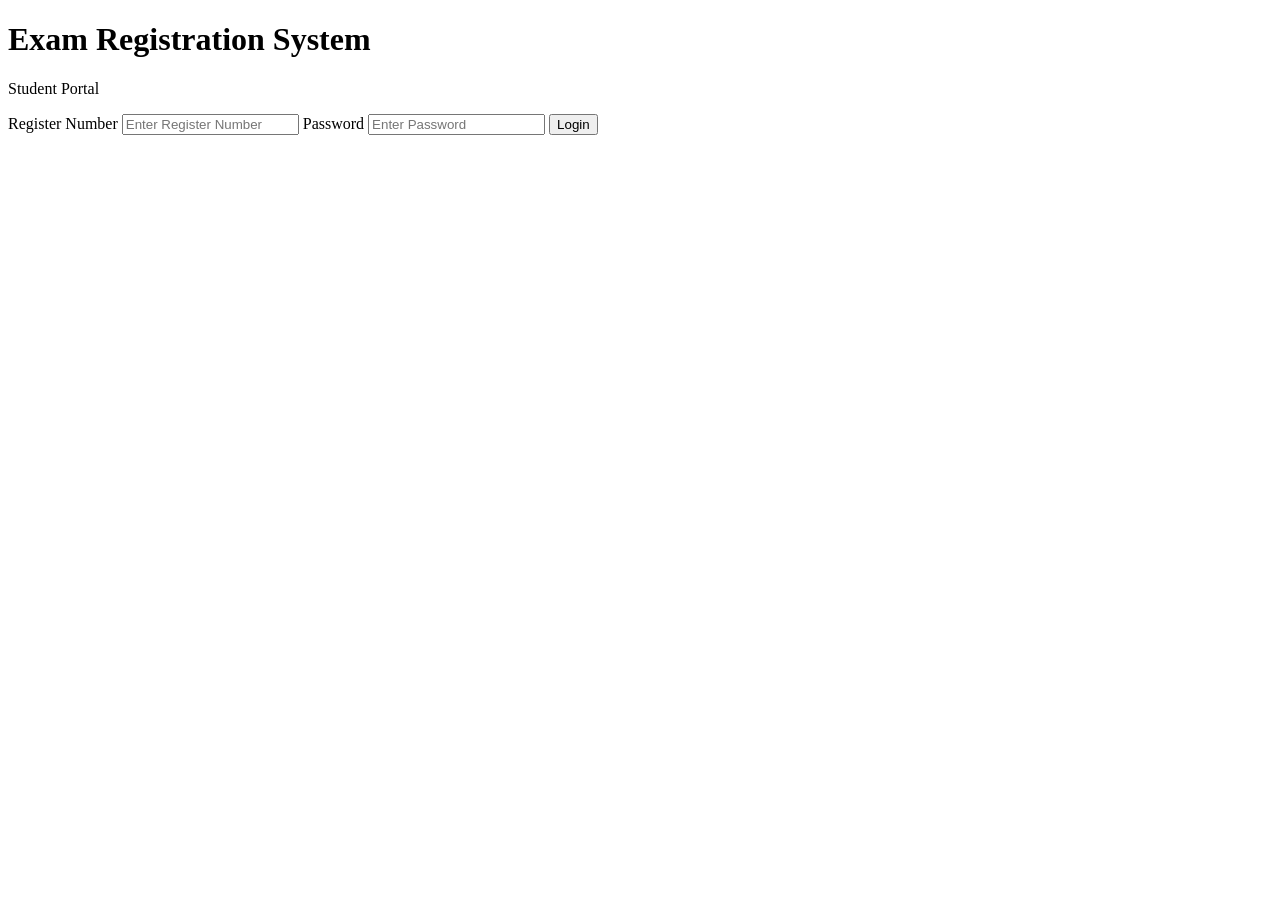
<file: index.html>
<!DOCTYPE html>
<html lang="en">
<head>
    <meta charset="UTF-8">
    <meta name="viewport" content="width=device-width, initial-scale=1.0">
    <title>Exam Registration System</title>
    <link rel="stylesheet" href="style.css">
</head>
<body>

    <div class="login-container">

        <h1>Exam Registration System</h1>
        <p>Student Portal</p>

        <form id="loginForm">

            <label>Register Number</label>
            <input type="text" id="regno"
            placeholder="Enter Register Number" required>

            <label>Password</label>
            <input type="password" id="password"
            placeholder="Enter Password" required>

            <button type="submit">Login</button>

        </form>

        <p id="message"></p>

    </div>

    <script src="script.js"></script>

</body>
</html>
</file>
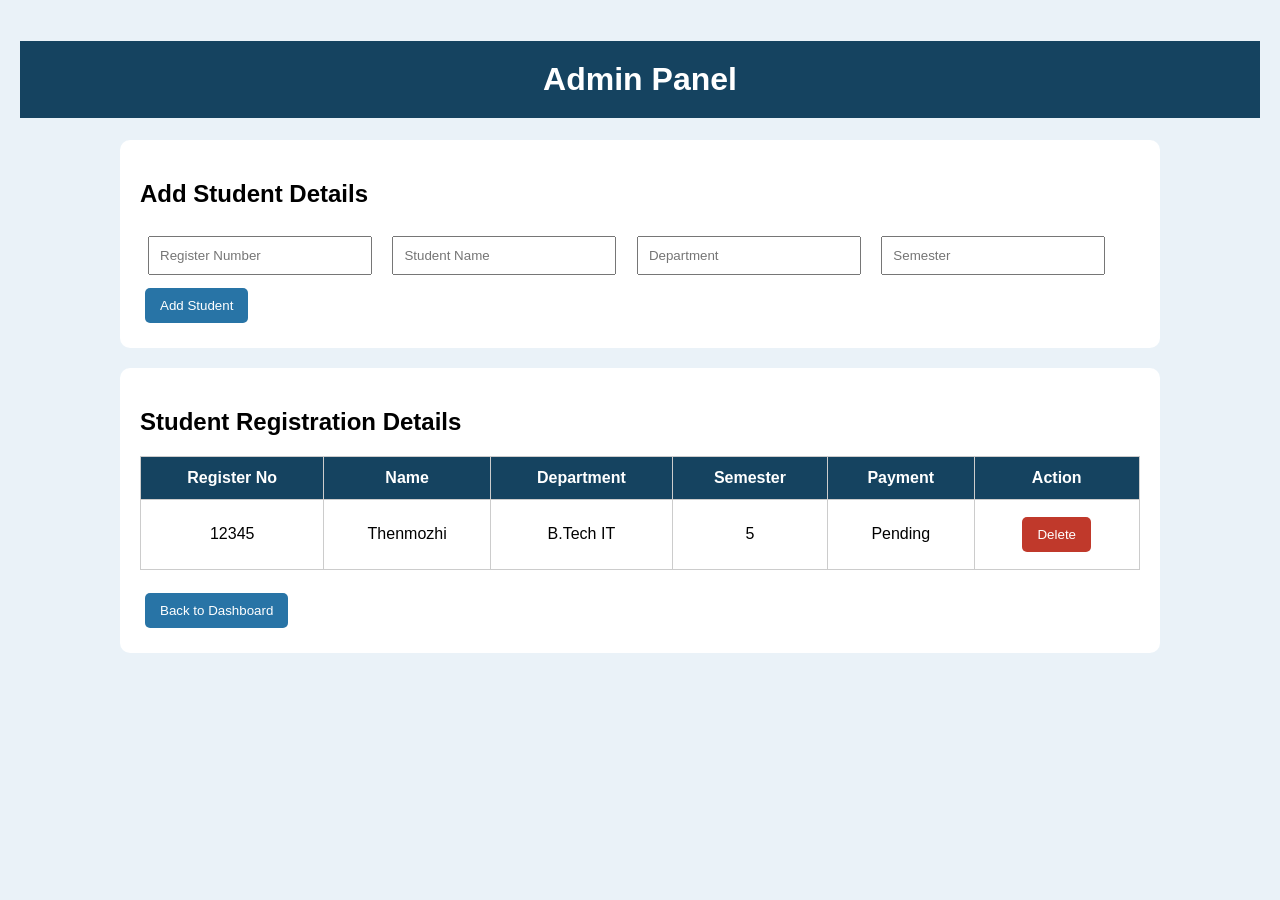
<file: admin.html>
<!DOCTYPE html>
<html>
<head>
    <title>Admin Panel</title>

    <style>
        body {
            font-family: Arial, sans-serif;
            background: #eaf2f8;
            margin: 0;
            padding: 20px;
        }

        h1 {
            background: #154360;
            color: white;
            text-align: center;
            padding: 20px;
        }

        .container {
            background: white;
            padding: 20px;
            border-radius: 10px;
            margin: 20px auto;
            max-width: 1000px;
        }

        input, select {
            padding: 10px;
            margin: 8px;
            width: 200px;
        }

        button {
            padding: 10px 15px;
            background: #2874a6;
            color: white;
            border: none;
            border-radius: 5px;
            cursor: pointer;
            margin: 5px;
        }

        .delete {
            background: #c0392b;
        }

        table {
            width: 100%;
            border-collapse: collapse;
            margin-top: 20px;
        }

        th, td {
            border: 1px solid #ccc;
            padding: 12px;
            text-align: center;
        }

        th {
            background: #154360;
            color: white;
        }
    </style>
</head>

<body>

<h1>Admin Panel</h1>

<div class="container">
    <h2>Add Student Details</h2>

    <input type="text" id="regno" placeholder="Register Number">
    <input type="text" id="name" placeholder="Student Name">
    <input type="text" id="dept" placeholder="Department">
    <input type="text" id="sem" placeholder="Semester">

    <br>

    <button onclick="addStudent()">Add Student</button>
</div>

<div class="container">
    <h2>Student Registration Details</h2>

    <table>
        <thead>
            <tr>
                <th>Register No</th>
                <th>Name</th>
                <th>Department</th>
                <th>Semester</th>
                <th>Payment</th>
                <th>Action</th>
            </tr>
        </thead>

        <tbody id="studentTable">
            <tr>
                <td>12345</td>
                <td>Thenmozhi</td>
                <td>B.Tech IT</td>
                <td>5</td>
                <td>Pending</td>
                <td>
                    <button class="delete"
                    onclick="this.closest('tr').remove()">
                    Delete
                    </button>
                </td>
            </tr>
        </tbody>
    </table>

    <br>

    <button onclick="location.href='dashboard.html'">
        Back to Dashboard
    </button>
</div>

<script>
function addStudent() {
    let regno = document.getElementById("regno").value.trim();
    let name = document.getElementById("name").value.trim();
    let dept = document.getElementById("dept").value.trim();
    let sem = document.getElementById("sem").value.trim();

    if (regno === "" || name === "" || dept === "" || sem === "") {
        alert("Please fill all details!");
        return;
    }

    let table = document.getElementById("studentTable");
    let row = table.insertRow();

    [regno, name, dept, sem, "Pending"].forEach(function(value) {
        let cell = row.insertCell();
        cell.textContent = value;
    });

    let actionCell = row.insertCell();
    let deleteButton = document.createElement("button");

    deleteButton.textContent = "Delete";
    deleteButton.className = "delete";
    deleteButton.onclick = function() {
        row.remove();
    };

    actionCell.appendChild(deleteButton);

    document.getElementById("regno").value = "";
    document.getElementById("name").value = "";
    document.getElementById("dept").value = "";
    document.getElementById("sem").value = "";

    alert("Student Added Successfully!");
}
</script>

</body>
</html>
</file>
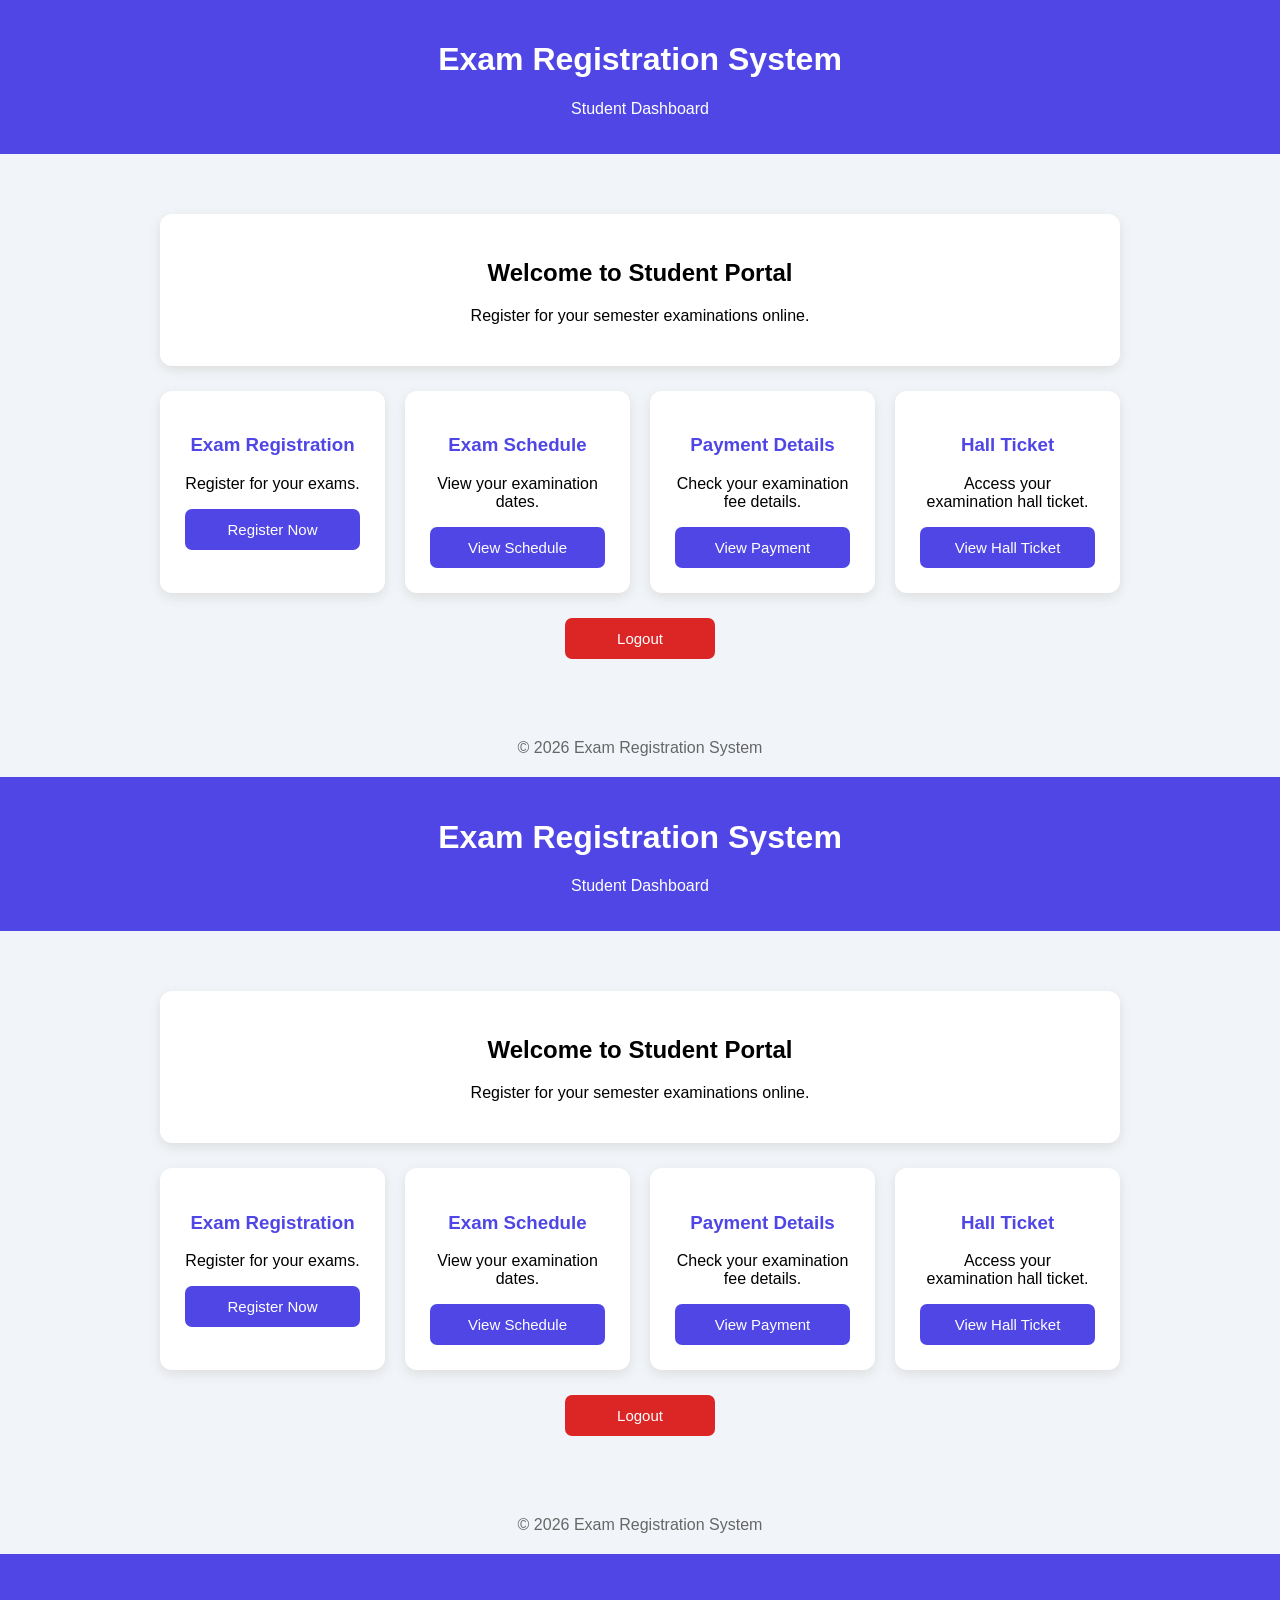
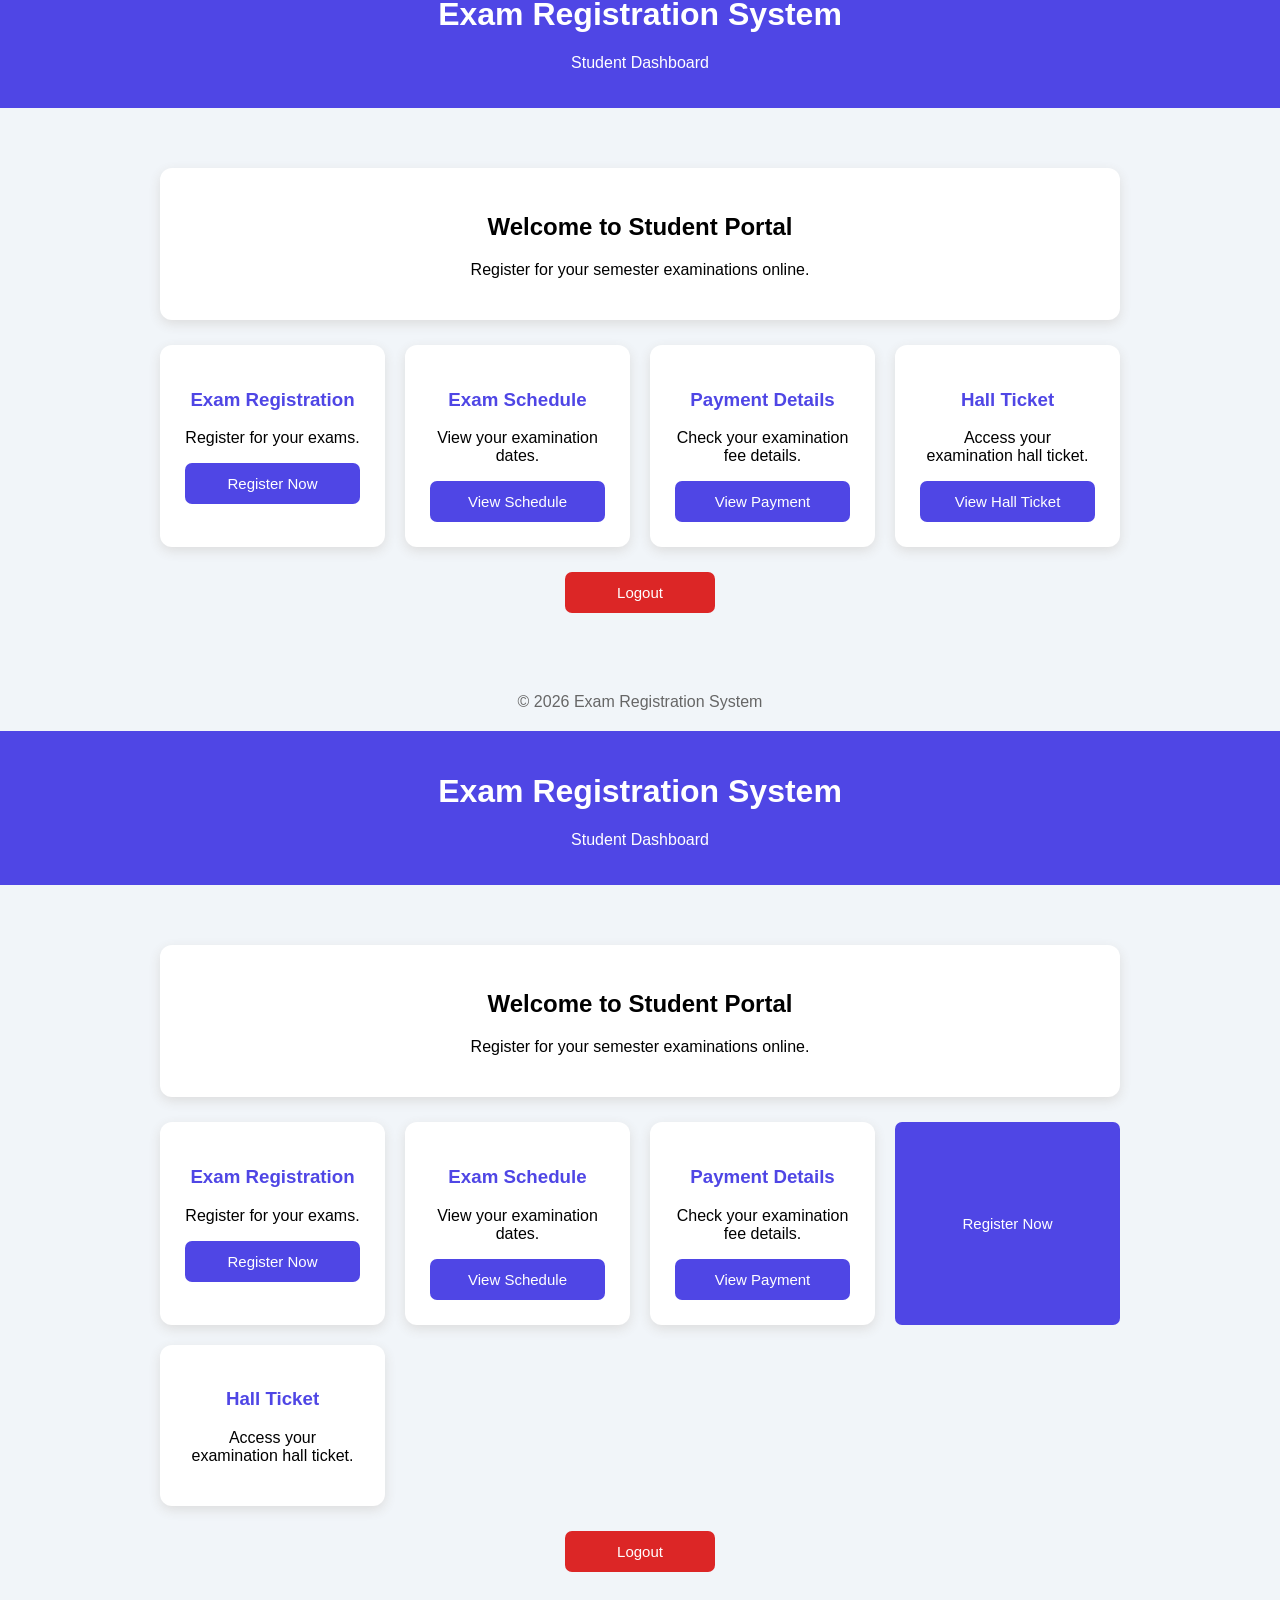
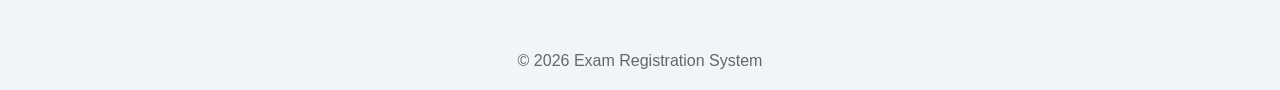
<file: dashboard.html>
<!DOCTYPE html>
<html lang="en">
<head>
    <meta charset="UTF-8">
    <meta name="viewport" content="width=device-width, initial-scale=1.0">
    <title>Student Dashboard</title>

    <style>
        * {
            box-sizing: border-box;
        }

        body {
            margin: 0;
            font-family: Arial, sans-serif;
            background: #f1f5f9;
        }

        header {
            background: #4f46e5;
            color: white;
            padding: 20px;
            text-align: center;
        }

        .container {
            max-width: 1000px;
            margin: 40px auto;
            padding: 20px;
        }

        .welcome {
            background: white;
            padding: 25px;
            border-radius: 12px;
            margin-bottom: 25px;
            text-align: center;
            box-shadow: 0 4px 12px #ddd;
        }

        .cards {
            display: grid;
            grid-template-columns: repeat(auto-fit, minmax(200px, 1fr));
            gap: 20px;
        }

        .card {
            background: white;
            padding: 25px;
            border-radius: 12px;
            text-align: center;
            box-shadow: 0 4px 12px #ddd;
        }

        .card h3 {
            color: #4f46e5;
        }

        button {
            background: #4f46e5;
            color: white;
            border: none;
            padding: 12px 20px;
            border-radius: 7px;
            cursor: pointer;
            font-size: 15px;
            width: 100%;
        }

        button:hover {
            background: #3730a3;
        }

        .logout {
            background: #dc2626;
            margin-top: 25px;
            max-width: 150px;
        }

        footer {
            text-align: center;
            padding: 20px;
            color: #666;
        }
    </style>
</head>

<body>

    <header>
        <h1>Exam Registration System</h1>
        <p>Student Dashboard</p>
    </header>

    <div class="container">

        <div class="welcome">
            <h2>Welcome to Student Portal</h2>
            <p>Register for your semester examinations online.</p>
        </div>

        <div class="cards">

            <div class="card">
                <h3>Exam Registration</h3>
                <p>Register for your exams.</p>
                <button onclick="alert('Exam Registration Page')">
                    Register Now
                </button>
            </div>

            <div class="card">
                <h3>Exam Schedule</h3>
                <p>View your examination dates.</p>
                <button onclick="alert('Exam Schedule Page')">
                    View Schedule
                </button>
            </div>

            <div class="card">
                <h3>Payment Details</h3>
                <p>Check your examination fee details.</p>
                <button onclick="alert('Payment Details Page')">
                    View Payment
                </button>
            </div>

            <div class="card">
                <h3>Hall Ticket</h3>
                <p>Access your examination hall ticket.</p>
                <button onclick="alert('Hall Ticket Page')">
                    View Hall Ticket
                </button>
            </div>

        </div>

        <center>
            <button class="logout"
                onclick="location.href='index.html'">
                Logout
            </button>
        </center>

    </div>

    <footer>
        © 2026 Exam Registration System
    </footer>

</body>
</html>
<!DOCTYPE html>
<html lang="en">
<head>
    <meta charset="UTF-8">
    <meta name="viewport" content="width=device-width, initial-scale=1.0">
    <title>Student Dashboard</title>

    <style>
        * {
            box-sizing: border-box;
        }

        body {
            margin: 0;
            font-family: Arial, sans-serif;
            background: #f1f5f9;
        }

        header {
            background: #4f46e5;
            color: white;
            padding: 20px;
            text-align: center;
        }

        .container {
            max-width: 1000px;
            margin: 40px auto;
            padding: 20px;
        }

        .welcome {
            background: white;
            padding: 25px;
            border-radius: 12px;
            margin-bottom: 25px;
            text-align: center;
            box-shadow: 0 4px 12px #ddd;
        }

        .cards {
            display: grid;
            grid-template-columns: repeat(auto-fit, minmax(200px, 1fr));
            gap: 20px;
        }

        .card {
            background: white;
            padding: 25px;
            border-radius: 12px;
            text-align: center;
            box-shadow: 0 4px 12px #ddd;
        }

        .card h3 {
            color: #4f46e5;
        }

        button {
            background: #4f46e5;
            color: white;
            border: none;
            padding: 12px 20px;
            border-radius: 7px;
            cursor: pointer;
            font-size: 15px;
            width: 100%;
        }

        button:hover {
            background: #3730a3;
        }

        .logout {
            background: #dc2626;
            margin-top: 25px;
            max-width: 150px;
        }

        footer {
            text-align: center;
            padding: 20px;
            color: #666;
        }
    </style>
</head>

<body>

    <header>
        <h1>Exam Registration System</h1>
        <p>Student Dashboard</p>
    </header>

    <div class="container">

        <div class="welcome">
            <h2>Welcome to Student Portal</h2>
            <p>Register for your semester examinations online.</p>
        </div>

        <div class="cards">

            <div class="card">
                <h3>Exam Registration</h3>
                <p>Register for your exams.</p>
                <button onclick="alert('Exam Registration Page')">
                    Register Now
                </button>
            </div>

            <div class="card">
                <h3>Exam Schedule</h3>
                <p>View your examination dates.</p>
                <button onclick="alert('Exam Schedule Page')">
                    View Schedule
                </button>
            </div>

            <div class="card">
                <h3>Payment Details</h3>
                <p>Check your examination fee details.</p>
                <button onclick="alert('Payment Details Page')">
                    View Payment
                </button>
            </div>

            <div class="card">
                <h3>Hall Ticket</h3>
                <p>Access your examination hall ticket.</p>
                <button onclick="alert('Hall Ticket Page')">
                    View Hall Ticket
                </button>
            </div>

        </div>

        <center>
            <button class="logout"
                onclick="location.href='index.html'">
                Logout
            </button>
        </center>

    </div>

    <footer>
        © 2026 Exam Registration System
    </footer>

</body>
</html>
<!DOCTYPE html>
<html lang="en">
<head>
    <meta charset="UTF-8">
    <meta name="viewport" content="width=device-width, initial-scale=1.0">
    <title>Student Dashboard</title>

    <style>
        * {
            box-sizing: border-box;
        }

        body {
            margin: 0;
            font-family: Arial, sans-serif;
            background: #f1f5f9;
        }

        header {
            background: #4f46e5;
            color: white;
            padding: 20px;
            text-align: center;
        }

        .container {
            max-width: 1000px;
            margin: 40px auto;
            padding: 20px;
        }

        .welcome {
            background: white;
            padding: 25px;
            border-radius: 12px;
            margin-bottom: 25px;
            text-align: center;
            box-shadow: 0 4px 12px #ddd;
        }

        .cards {
            display: grid;
            grid-template-columns: repeat(auto-fit, minmax(200px, 1fr));
            gap: 20px;
        }

        .card {
            background: white;
            padding: 25px;
            border-radius: 12px;
            text-align: center;
            box-shadow: 0 4px 12px #ddd;
        }

        .card h3 {
            color: #4f46e5;
        }

        button {
            background: #4f46e5;
            color: white;
            border: none;
            padding: 12px 20px;
            border-radius: 7px;
            cursor: pointer;
            font-size: 15px;
            width: 100%;
        }

        button:hover {
            background: #3730a3;
        }

        .logout {
            background: #dc2626;
            margin-top: 25px;
            max-width: 150px;
        }

        footer {
            text-align: center;
            padding: 20px;
            color: #666;
        }
    </style>
</head>

<body>

    <header>
        <h1>Exam Registration System</h1>
        <p>Student Dashboard</p>
    </header>

    <div class="container">

        <div class="welcome">
            <h2>Welcome to Student Portal</h2>
            <p>Register for your semester examinations online.</p>
        </div>

        <div class="cards">

            <div class="card">
                <h3>Exam Registration</h3>
                <p>Register for your exams.</p>
                <button onclick="alert('Exam Registration Page')">
                    Register Now
                </button>
            </div>

            <div class="card">
                <h3>Exam Schedule</h3>
                <p>View your examination dates.</p>
                <button onclick="alert('Exam Schedule Page')">
                    View Schedule
                </button>
            </div>

            <div class="card">
                <h3>Payment Details</h3>
                <p>Check your examination fee details.</p>
                <button onclick="alert('Payment Details Page')">
                    View Payment
                </button>
            </div>

            <div class="card">
                <h3>Hall Ticket</h3>
                <p>Access your examination hall ticket.</p>
                <button onclick="alert('Hall Ticket Page')">
                    View Hall Ticket
                </button>
            </div>

        </div>

        <center>
            <button class="logout"
                onclick="location.href='index.html'">
                Logout
            </button>
        </center>

    </div>

    <footer>
        © 2026 Exam Registration System
    </footer>

</body>
</html>
<!DOCTYPE html>
<html lang="en">
<head>
    <meta charset="UTF-8">
    <meta name="viewport" content="width=device-width, initial-scale=1.0">
    <title>Student Dashboard</title>

    <style>
        * {
            box-sizing: border-box;
        }

        body {
            margin: 0;
            font-family: Arial, sans-serif;
            background: #f1f5f9;
        }

        header {
            background: #4f46e5;
            color: white;
            padding: 20px;
            text-align: center;
        }

        .container {
            max-width: 1000px;
            margin: 40px auto;
            padding: 20px;
        }

        .welcome {
            background: white;
            padding: 25px;
            border-radius: 12px;
            margin-bottom: 25px;
            text-align: center;
            box-shadow: 0 4px 12px #ddd;
        }

        .cards {
            display: grid;
            grid-template-columns: repeat(auto-fit, minmax(200px, 1fr));
            gap: 20px;
        }

        .card {
            background: white;
            padding: 25px;
            border-radius: 12px;
            text-align: center;
            box-shadow: 0 4px 12px #ddd;
        }

        .card h3 {
            color: #4f46e5;
        }

        button {
            background: #4f46e5;
            color: white;
            border: none;
            padding: 12px 20px;
            border-radius: 7px;
            cursor: pointer;
            font-size: 15px;
            width: 100%;
        }

        button:hover {
            background: #3730a3;
        }

        .logout {
            background: #dc2626;
            margin-top: 25px;
            max-width: 150px;
        }

        footer {
            text-align: center;
            padding: 20px;
            color: #666;
        }
    </style>
</head>

<body>

    <header>
        <h1>Exam Registration System</h1>
        <p>Student Dashboard</p>
    </header>

    <div class="container">

        <div class="welcome">
            <h2>Welcome to Student Portal</h2>
            <p>Register for your semester examinations online.</p>
        </div>

        <div class="cards">

            <div class="card">
                <h3>Exam Registration</h3>
                <p>Register for your exams.</p>
                <button onclick="alert('Exam Registration Page')">
                    Register Now
                </button>
            </div>

            <div class="card">
                <h3>Exam Schedule</h3>
                <p>View your examination dates.</p>
             <button onclick="location.href='schedule.html'">
    View Schedule
</button>   
            </div>

            <div class="card">
                <h3>Payment Details</h3>
                <p>Check your examination fee details.</p>
          <button onclick="location.href='payment.html'">
    View Payment
</button>      
            </div>
<button onclick="location.href='registration.html'">
    Register Now
</button>
            <div class="card">
                <h3>Hall Ticket</h3>
                <p>Access your examination hall ticket.</p>
                
            </div>

        </div>

        <center>
            <button class="logout"
                onclick="location.href='index.html'">
                Logout
            </button>
        </center>

    </div>

    <footer>
        © 2026 Exam Registration System
    </footer>

</body>
</file>
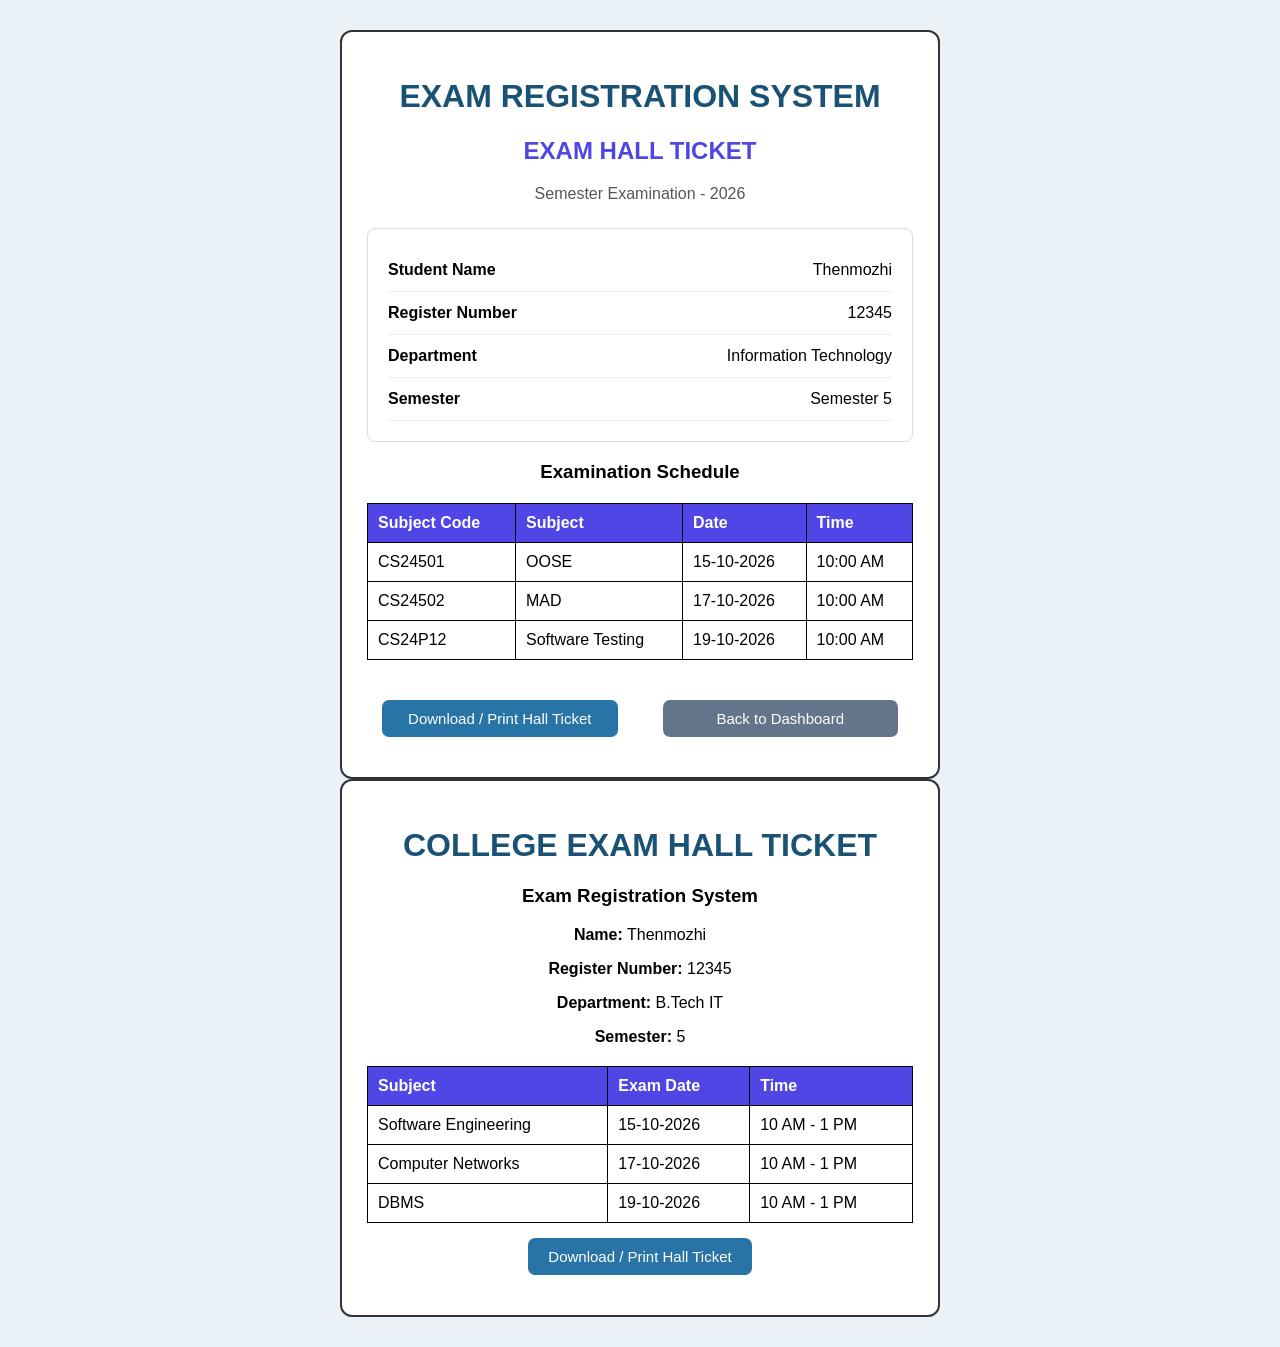
<file: hall ticket.html>
<!DOCTYPE html>
<html lang="en">
<head>
    <meta charset="UTF-8">
    <meta name="viewport" content="width=device-width, initial-scale=1.0">
    <title>Exam Hall Ticket</title>

    <style>
        * {
            box-sizing: border-box;
        }

        body {
            font-family: Arial, sans-serif;
            background: #eef2ff;
            margin: 0;
            padding: 20px;
        }

        .ticket {
            max-width: 800px;
            margin: 30px auto;
            background: white;
            padding: 35px;
            border: 2px solid #4f46e5;
            border-radius: 12px;
        }

        h1, h2 {
            text-align: center;
            color: #4f46e5;
        }

        .subtitle {
            text-align: center;
            color: #555;
        }

        .details {
            margin-top: 25px;
            border: 1px solid #ddd;
            padding: 20px;
            border-radius: 8px;
        }

        .row {
            display: flex;
            justify-content: space-between;
            gap: 15px;
            padding: 12px 0;
            border-bottom: 1px solid #eee;
        }

        table {
            width: 100%;
            border-collapse: collapse;
            margin-top: 25px;
        }

        th, td {
            border: 1px solid #ccc;
            padding: 12px;
            text-align: left;
        }

        th {
            background: #4f46e5;
            color: white;
        }

        .buttons {
            display: flex;
            gap: 15px;
            margin-top: 25px;
        }

        button {
            flex: 1;
            padding: 14px;
            background: #4f46e5;
            color: white;
            border: none;
            border-radius: 7px;
            cursor: pointer;
            font-size: 15px;
        }

        .back {
            background: #64748b;
        }

        @media print {
            body {
                background: white;
                padding: 0;
            }

            .ticket {
                margin: 0;
                border: 2px solid black;
            }

            .buttons {
                display: none;
            }
        }
    </style>
</head>

<body>

    <div class="ticket">

        <h1>EXAM REGISTRATION SYSTEM</h1>
        <h2>EXAM HALL TICKET</h2>
        <p class="subtitle">Semester Examination - 2026</p>

        <div class="details">

            <div class="row">
                <strong>Student Name</strong>
                <span>Thenmozhi</span>
            </div>

            <div class="row">
                <strong>Register Number</strong>
                <span>12345</span>
            </div>

            <div class="row">
                <strong>Department</strong>
                <span>Information Technology</span>
            </div>

            <div class="row">
                <strong>Semester</strong>
                <span>Semester 5</span>
            </div>

        </div>

        <h3>Examination Schedule</h3>

        <table>
            <tr>
                <th>Subject Code</th>
                <th>Subject</th>
                <th>Date</th>
                <th>Time</th>
            </tr>

            <tr>
                <td>CS24501</td>
                <td>OOSE</td>
                <td>15-10-2026</td>
                <td>10:00 AM</td>
            </tr>

            <tr>
                <td>CS24502</td>
                <td>MAD</td>
                <td>17-10-2026</td>
                <td>10:00 AM</td>
            </tr>

            <tr>
                <td>CS24P12</td>
                <td>Software Testing</td>
                <td>19-10-2026</td>
                <td>10:00 AM</td>
            </tr>
        </table>

        <div class="buttons">
            <button onclick="window.print()">Download / Print Hall Ticket</button>

            <button class="back" onclick="location.href='dashboard.html'">
                Back to Dashboard
            </button>
        </div>

    </div>

</body>
</html>

<!DOCTYPE html>
<html>
<head>
    <title>Hall Ticket</title>
    <style>
        body {
            font-family: Arial;
            background: #eaf2f8;
            text-align: center;
            padding: 30px;
        }
        .ticket {
            background: white;
            border: 2px solid #333;
            padding: 25px;
            max-width: 600px;
            margin: auto;
        }
        h1 { color: #1a5276; }
        table {
            width: 100%;
            border-collapse: collapse;
            margin-top: 20px;
        }
        td, th {
            border: 1px solid black;
            padding: 10px;
        }
        button {
            padding: 10px 20px;
            margin: 15px;
            background: #2874a6;
            color: white;
            border: none;
            cursor: pointer;
        }
    </style>
</head>
<body>

<div class="ticket">
    <h1>COLLEGE EXAM HALL TICKET</h1>
    <h3>Exam Registration System</h3>

    <p><b>Name:</b> Thenmozhi</p>
    <p><b>Register Number:</b> 12345</p>
    <p><b>Department:</b> B.Tech IT</p>
    <p><b>Semester:</b> 5</p>

    <table>
        <tr>
            <th>Subject</th>
            <th>Exam Date</th>
            <th>Time</th>
        </tr>
        <tr>
            <td>Software Engineering</td>
            <td>15-10-2026</td>
            <td>10 AM - 1 PM</td>
        </tr>
        <tr>
            <td>Computer Networks</td>
            <td>17-10-2026</td>
            <td>10 AM - 1 PM</td>
        </tr>
        <tr>
            <td>DBMS</td>
            <td>19-10-2026</td>
            <td>10 AM - 1 PM</td>
        </tr>
    </table>

    <button onclick="window.print()">Download / Print Hall Ticket</button>
</div>

</body>
</html>
</file>
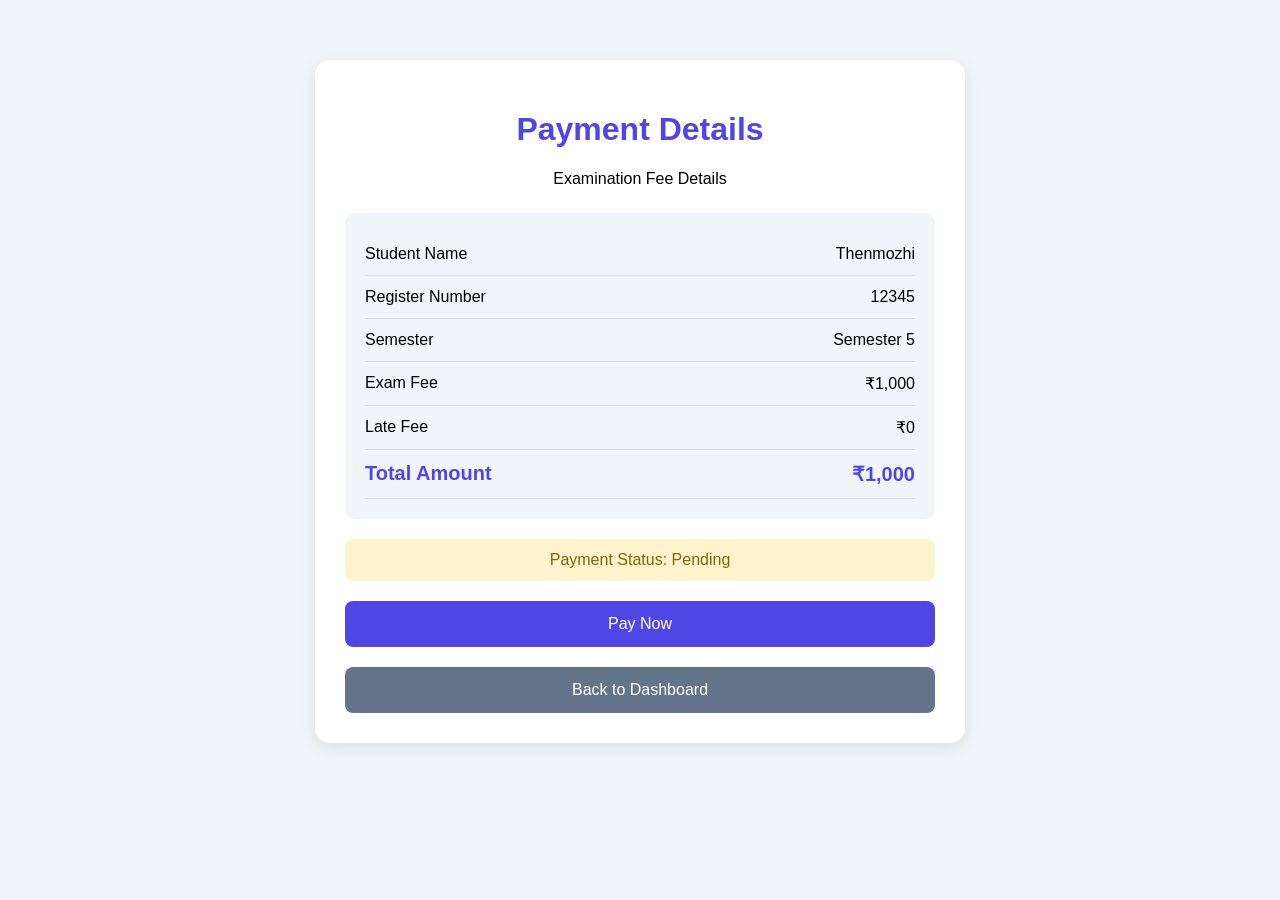
<file: payment.html>
<!DOCTYPE html>
<html lang="en">
<head>
    <meta charset="UTF-8">
    <meta name="viewport" content="width=device-width, initial-scale=1.0">
    <title>Payment Details</title>

    <style>
        * {
            box-sizing: border-box;
        }

        body {
            font-family: Arial, sans-serif;
            background: #f1f5f9;
            margin: 0;
            padding: 20px;
        }

        .container {
            max-width: 650px;
            margin: 40px auto;
            background: white;
            padding: 30px;
            border-radius: 15px;
            box-shadow: 0 4px 15px #ddd;
        }

        h1 {
            text-align: center;
            color: #4f46e5;
        }

        .details {
            background: #f1f5f9;
            padding: 20px;
            border-radius: 10px;
            margin-top: 25px;
        }

        .row {
            display: flex;
            justify-content: space-between;
            gap: 10px;
            padding: 12px 0;
            border-bottom: 1px solid #ddd;
        }

        .total {
            font-size: 20px;
            font-weight: bold;
            color: #4f46e5;
        }

        .status {
            text-align: center;
            background: #fff3cd;
            color: #856404;
            padding: 12px;
            border-radius: 8px;
            margin-top: 20px;
        }

        button {
            width: 100%;
            padding: 14px;
            margin-top: 20px;
            background: #4f46e5;
            color: white;
            border: none;
            border-radius: 8px;
            font-size: 16px;
            cursor: pointer;
        }

        .back {
            background: #64748b;
        }
    </style>
</head>

<body>

    <div class="container">

        <h1>Payment Details</h1>
        <p style="text-align:center;">Examination Fee Details</p>

        <div class="details">

            <div class="row">
                <span>Student Name</span>
                <span>Thenmozhi</span>
            </div>

            <div class="row">
                <span>Register Number</span>
                <span>12345</span>
            </div>

            <div class="row">
                <span>Semester</span>
                <span>Semester 5</span>
            </div>

            <div class="row">
                <span>Exam Fee</span>
                <span>₹1,000</span>
            </div>

            <div class="row">
                <span>Late Fee</span>
                <span>₹0</span>
            </div>

            <div class="row total">
                <span>Total Amount</span>
                <span>₹1,000</span>
            </div>

        </div>

        <div class="status">
            Payment Status: Pending
        </div>

        <button onclick="alert('Demo only: No real payment was made.')">
            Pay Now
        </button>

        <button class="back" onclick="location.href='dashboard.html'">
            Back to Dashboard
        </button>

    </div>

</body>
</html>
</file>
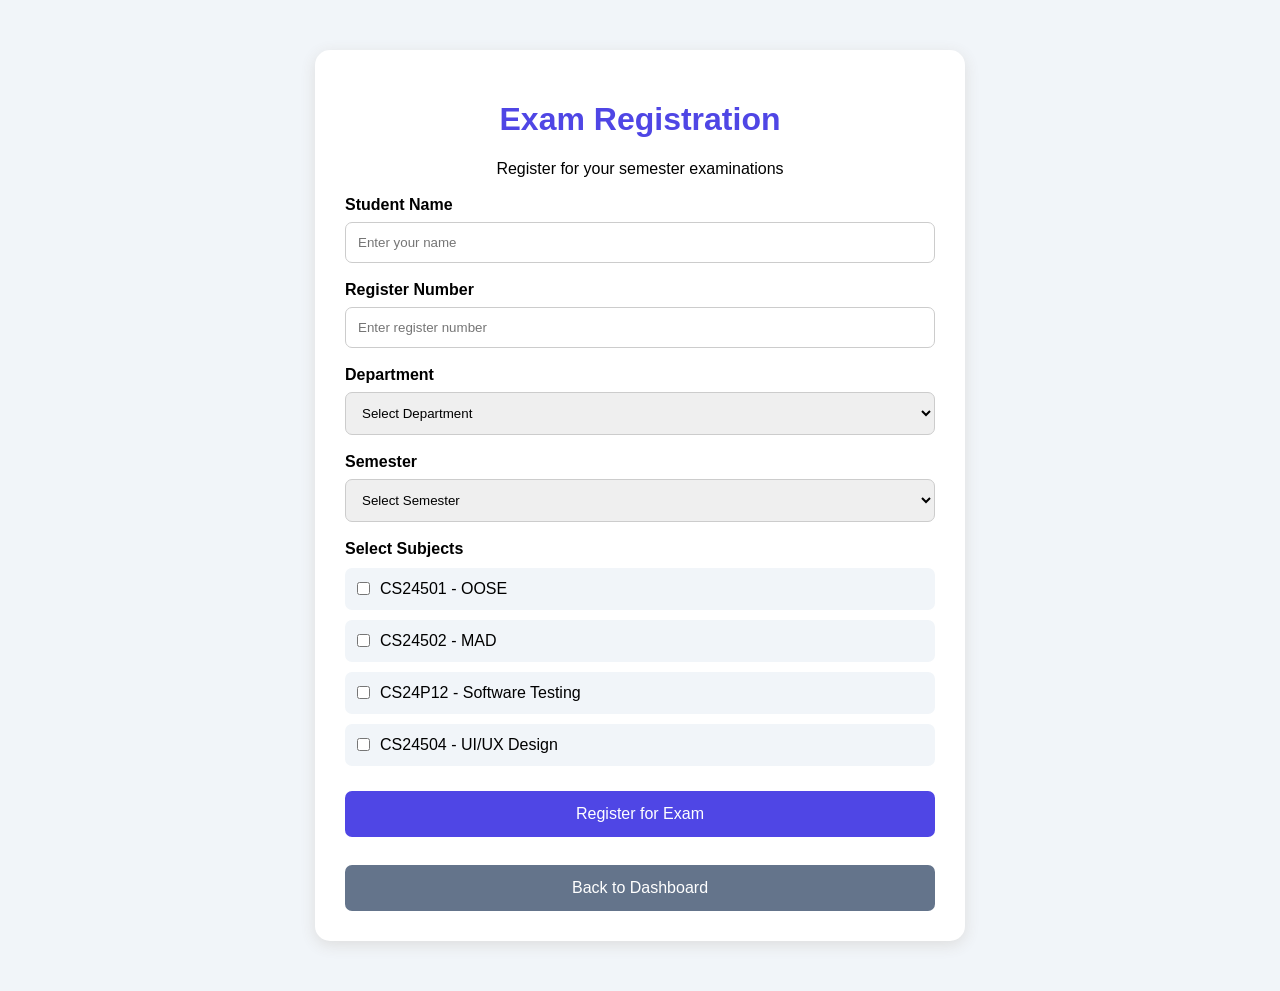
<file: registration.html>
<!DOCTYPE html>
<html lang="en">
<head>
    <meta charset="UTF-8">
    <meta name="viewport" content="width=device-width, initial-scale=1.0">
    <title>Exam Registration</title>

    <style>
        * {
            box-sizing: border-box;
        }

        body {
            font-family: Arial, sans-serif;
            background: #f1f5f9;
            margin: 0;
            padding: 20px;
        }

        .container {
            max-width: 650px;
            margin: 30px auto;
            background: white;
            padding: 30px;
            border-radius: 15px;
            box-shadow: 0 4px 15px #ddd;
        }

        h1 {
            text-align: center;
            color: #4f46e5;
        }

        label {
            display: block;
            margin-top: 18px;
            font-weight: bold;
        }

        input, select {
            width: 100%;
            padding: 12px;
            margin-top: 8px;
            border: 1px solid #ccc;
            border-radius: 7px;
        }

        .subject {
            display: flex;
            align-items: center;
            gap: 10px;
            background: #f1f5f9;
            padding: 12px;
            margin-top: 10px;
            border-radius: 7px;
        }

        .subject input {
            width: auto;
            margin: 0;
        }

        button {
            width: 100%;
            padding: 14px;
            margin-top: 25px;
            background: #4f46e5;
            color: white;
            border: none;
            border-radius: 7px;
            font-size: 16px;
            cursor: pointer;
        }

        .back {
            background: #64748b;
            margin-top: 12px;
        }

        #message {
            text-align: center;
            color: green;
            font-weight: bold;
        }
    </style>
</head>

<body>

    <div class="container">

        <h1>Exam Registration</h1>
        <p style="text-align:center;">Register for your semester examinations</p>

        <form id="examForm">

            <label>Student Name</label>
            <input type="text" placeholder="Enter your name" required>

            <label>Register Number</label>
            <input type="text" placeholder="Enter register number" required>

            <label>Department</label>
            <select required>
                <option value="">Select Department</option>
                <option>Information Technology</option>
                <option>Computer Science</option>
                <option>Electronics and Communication</option>
            </select>

            <label>Semester</label>
            <select required>
                <option value="">Select Semester</option>
                <option>Semester 1</option>
                <option>Semester 2</option>
                <option>Semester 3</option>
                <option>Semester 4</option>
                <option>Semester 5</option>
                <option>Semester 6</option>
                <option>Semester 7</option>
                <option>Semester 8</option>
            </select>

            <label>Select Subjects</label>

            <div class="subject">
                <input type="checkbox" name="subject" value="OOSE">
                <span>CS24501 - OOSE</span>
            </div>

            <div class="subject">
                <input type="checkbox" name="subject" value="MAD">
                <span>CS24502 - MAD</span>
            </div>

            <div class="subject">
                <input type="checkbox" name="subject" value="Software Testing">
                <span>CS24P12 - Software Testing</span>
            </div>

            <div class="subject">
                <input type="checkbox" name="subject" value="UI UX">
                <span>CS24504 - UI/UX Design</span>
            </div>

            <button type="submit">Register for Exam</button>

        </form>

        <p id="message"></p>

        <button class="back" onclick="location.href='dashboard.html'">
            Back to Dashboard
        </button>

    </div>

    <script>
        document.getElementById("examForm").addEventListener("submit", function(event) {
            event.preventDefault();

            const selected = document.querySelectorAll('input[name="subject"]:checked');

            if (selected.length === 0) {
                document.getElementById("message").style.color = "red";
                document.getElementById("message").textContent =
                    "Please select at least one subject.";
                return;
            }

            document.getElementById("message").style.color = "green";
            document.getElementById("message").textContent =
                "Exam Registration Successful!";
        });
    </script>

</body>
</html>
</file>
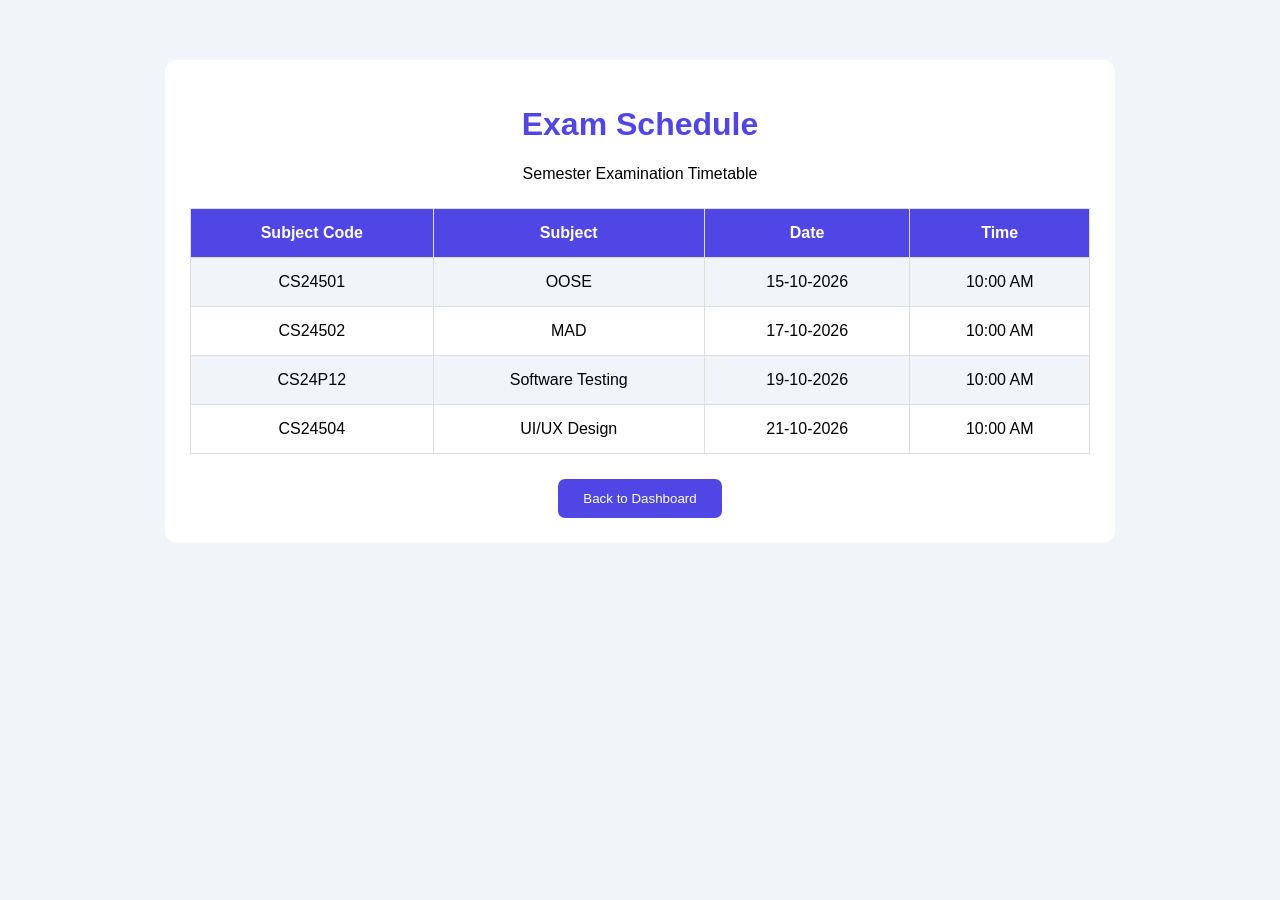
<file: schedule.html>
<!DOCTYPE html>
<html lang="en">
<head>
    <meta charset="UTF-8">
    <meta name="viewport" content="width=device-width, initial-scale=1.0">
    <title>Exam Schedule</title>

    <style>
        body {
            font-family: Arial, sans-serif;
            background: #f1f5f9;
            margin: 0;
            padding: 20px;
        }

        .container {
            max-width: 900px;
            margin: 40px auto;
            background: white;
            padding: 25px;
            border-radius: 12px;
            text-align: center;
        }

        h1 {
            color: #4f46e5;
        }

        table {
            width: 100%;
            border-collapse: collapse;
            margin-top: 25px;
        }

        th, td {
            padding: 15px;
            border: 1px solid #ddd;
        }

        th {
            background: #4f46e5;
            color: white;
        }

        tr:nth-child(even) {
            background: #f1f5f9;
        }

        button {
            margin-top: 25px;
            padding: 12px 25px;
            background: #4f46e5;
            color: white;
            border: none;
            border-radius: 7px;
            cursor: pointer;
        }
    </style>
</head>

<body>

    <div class="container">

        <h1>Exam Schedule</h1>
        <p>Semester Examination Timetable</p>

        <table>
            <tr>
                <th>Subject Code</th>
                <th>Subject</th>
                <th>Date</th>
                <th>Time</th>
            </tr>

            <tr>
                <td>CS24501</td>
                <td>OOSE</td>
                <td>15-10-2026</td>
                <td>10:00 AM</td>
            </tr>

            <tr>
                <td>CS24502</td>
                <td>MAD</td>
                <td>17-10-2026</td>
                <td>10:00 AM</td>
            </tr>

            <tr>
                <td>CS24P12</td>
                <td>Software Testing</td>
                <td>19-10-2026</td>
                <td>10:00 AM</td>
            </tr>

            <tr>
                <td>CS24504</td>
                <td>UI/UX Design</td>
                <td>21-10-2026</td>
                <td>10:00 AM</td>
            </tr>
        </table>

        <button onclick="location.href='dashboard.html'">
            Back to Dashboard
        </button>

    </div>

</body>
</html>
</file>
<file: style.css>
* 
document.getElementById("loginForm").addEventListener("submit", function(event) {
    event.preventDefault();

    const regno = document.getElementById("regno").value;
    const password = document.getElementById("password").value;

    if (regno === "12345" && password === "1234") {
        window.location.href = "dashboard.html";
    } else {
        document.getElementById("message").textContent =
            "Invalid Register Number or Password";
    }
});
</file>
